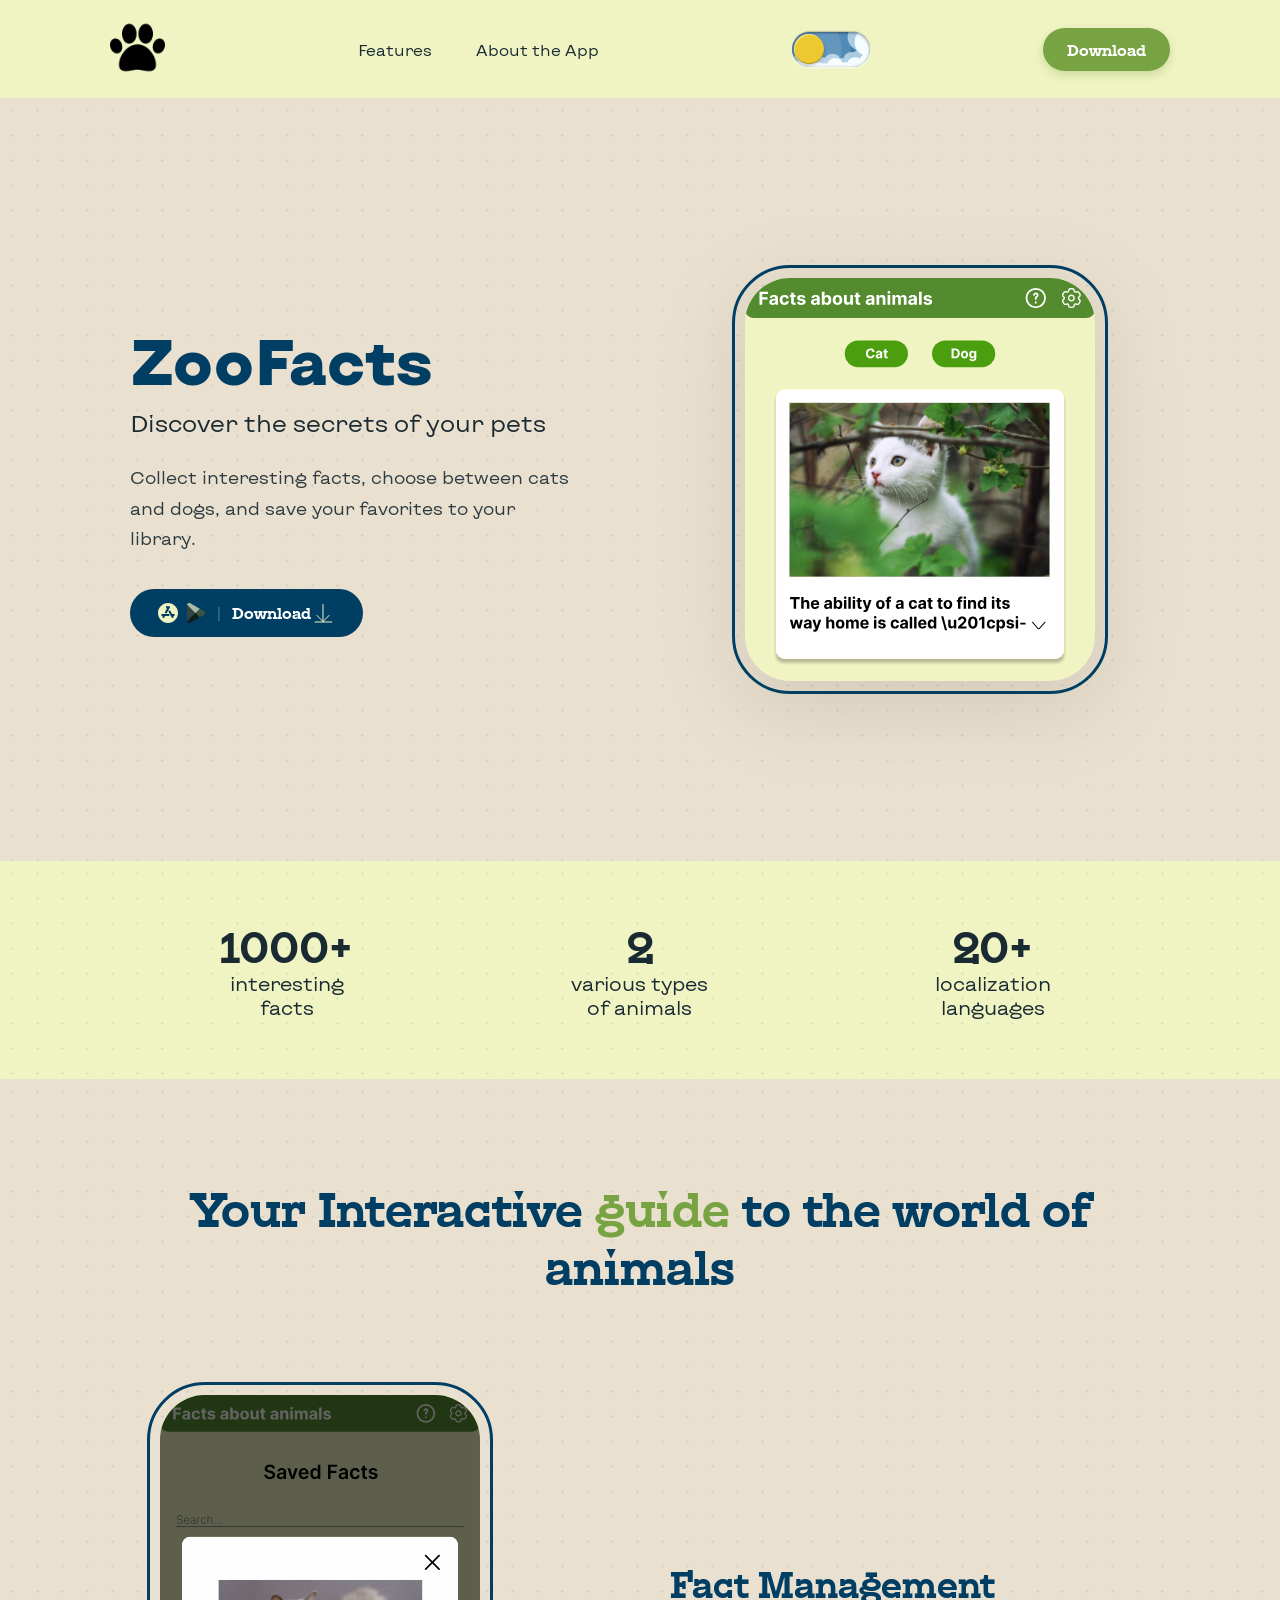
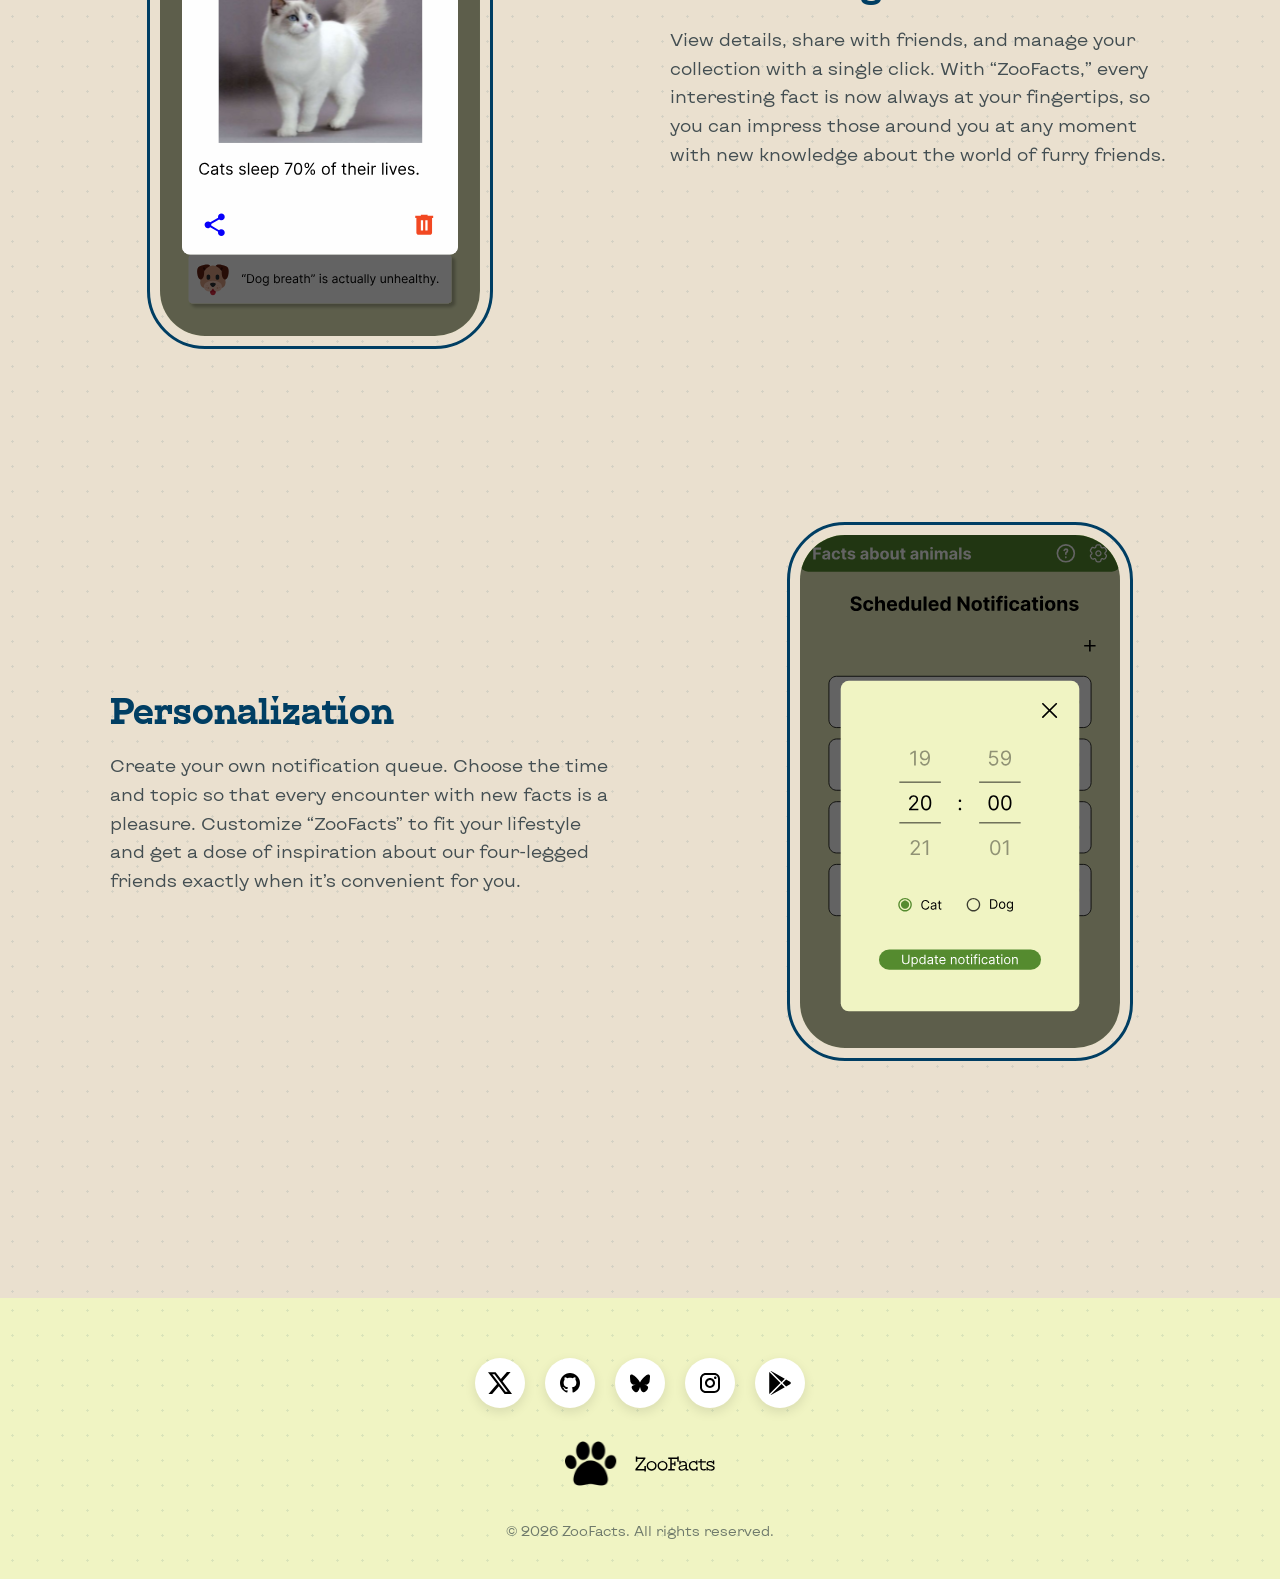
<file: index.html>
<!DOCTYPE html>
<html lang="uk">
<head>
    <meta charset="UTF-8">
    <meta name="viewport" content="width=device-width, initial-scale=1.0">
    <link id="favicon" rel="icon" type="image/svg" href="img/logo_light.svg">
    <title>ZooFacts - Interesting Facts About Animals</title>
    <link rel="stylesheet" href="style.css">
</head>
<body>
    <header class="header">
        <div class="container header-inner">
            <div class="logo">
                <img src="img/logo_light.svg" alt="ZooFacts Logo">
            </div>
            <nav class="nav">
                <a href="#numbers">Features</a>
                <a href="#about">About the App</a>
            </nav>
            <label class="theme-switch">
                <input type="checkbox" class="theme-switch__checkbox" id="theme-checkbox">
                <div class="theme-switch__container">
                    <div class="theme-switch__clouds"></div>
                    <div class="theme-switch__stars-container">
                        <svg xmlns="http://www.w3.org/2000/svg" viewBox="0 0 144 55" fill="'none">
                            <path fill-rule="evenodd" clip-rule="evenodd" d="M135.831 3.00688C135.055 3.85027 134.111 4.29946 133 4.35447C134.111 4.40947 135.055 4.85867 135.831 5.71123C136.607 6.55462 136.996 7.56303 136.996 8.72727C136.996 7.95722 137.172 7.25134 137.525 6.59129C137.886 5.93124 138.372 5.39954 138.98 5.00535C139.598 4.60199 140.268 4.39114 141 4.35447C139.88 4.2903 138.936 3.85027 138.16 3.00688C137.384 2.16348 136.996 1.16425 136.996 0C136.996 1.16425 136.607 2.16348 135.831 3.00688ZM31 23.3545C32.1114 23.2995 33.0551 22.8503 33.8313 22.0069C34.6075 21.1635 34.9956 20.1642 34.9956 19C34.9956 20.1642 35.3837 21.1635 36.1599 22.0069C36.9361 22.8503 37.8798 23.2903 39 23.3545C38.2679 23.3911 37.5976 23.602 36.9802 24.0053C36.3716 24.3995 35.8864 24.9312 35.5248 25.5913C35.172 26.2513 34.9956 26.9572 34.9956 27.7273C34.9956 26.563 34.6075 25.5546 33.8313 24.7112C33.0551 23.8587 32.1114 23.4095 31 23.3545ZM0 36.3545C1.11136 36.2995 2.05513 35.8503 2.83131 35.0069C3.6075 34.1635 3.99559 33.1642 3.99559 32C3.99559 33.1642 4.38368 34.1635 5.15987 35.0069C5.93605 35.8503 6.87982 36.2903 8 36.3545C7.26792 36.3911 6.59757 36.602 5.98015 37.0053C5.37155 37.3995 4.88644 37.9312 4.52481 38.5913C4.172 39.2513 3.99559 39.9572 3.99559 40.7273C3.99559 39.563 3.6075 38.5546 2.83131 37.7112C2.05513 36.8587 1.11136 36.4095 0 36.3545ZM56.8313 24.0069C56.0551 24.8503 55.1114 25.2995 54 25.3545C55.1114 25.4095 56.0551 25.8587 56.8313 26.7112C57.6075 27.5546 57.9956 28.563 57.9956 29.7273C57.9956 28.9572 58.172 28.2513 58.5248 27.5913C58.8864 26.9312 59.3716 26.3995 59.9802 26.0053C60.5976 25.602 61.2679 25.3911 62 25.3545C60.8798 25.2903 59.9361 24.8503 59.1599 24.0069C58.3837 23.1635 57.9956 22.1642 57.9956 21C57.9956 22.1642 57.6075 23.1635 56.8313 24.0069ZM81 25.3545C82.1114 25.2995 83.0551 24.8503 83.8313 24.0069C84.6075 23.1635 84.9956 22.1642 84.9956 21C84.9956 22.1642 85.3837 23.1635 86.1599 24.0069C86.9361 24.8503 87.8798 25.2903 89 25.3545C88.2679 25.3911 87.5976 25.602 86.9802 26.0053C86.3716 26.3995 85.8864 26.9312 85.5248 27.5913C85.172 28.2513 84.9956 28.9572 84.9956 29.7273C84.9956 28.563 84.6075 27.5546 83.8313 26.7112C83.0551 25.8587 82.1114 25.4095 81 25.3545ZM136 36.3545C137.111 36.2995 138.055 35.8503 138.831 35.0069C139.607 34.1635 139.996 33.1642 139.996 32C139.996 33.1642 140.384 34.1635 141.16 35.0069C141.936 35.8503 142.88 36.2903 144 36.3545C143.268 36.3911 142.598 36.602 141.98 37.0053C141.372 37.3995 140.886 37.9312 140.525 38.5913C140.172 39.2513 139.996 39.9572 139.996 40.7273C139.996 39.563 139.607 38.5546 138.831 37.7112C138.055 36.8587 137.111 36.4095 136 36.3545ZM101.831 49.0069C101.055 49.8503 100.111 50.2995 99 50.3545C100.111 50.4095 101.055 50.8587 101.831 51.7112C102.607 52.5546 102.996 53.563 102.996 54.7273C102.996 53.9572 103.172 53.2513 103.525 52.5913C103.886 51.9312 104.372 51.3995 104.98 51.0053C105.598 50.602 106.268 50.3911 107 50.3545C105.88 50.2903 104.936 49.8503 104.16 49.0069C103.384 48.1635 102.996 47.1642 102.996 46C102.996 47.1642 102.607 48.1635 101.831 49.0069Z" fill="currentColor"></path>
                        </svg>
                    </div>
                    <div class="theme-switch__circle-container">
                        <div class="theme-switch__sun-moon-container">
                            <div class="theme-switch__moon">
                                <div class="theme-switch__spot"></div>
                                <div class="theme-switch__spot"></div>
                                <div class="theme-switch__spot"></div>
                            </div>
                        </div>
                    </div>
                </div>
            </label>
            <a href="https://play.google.com/store" class="btn btn-green" target="_blank">Download</a>
        </div>
    </header>

    <main>
        <section class="hero">
            <div class="container hero-inner">
                <div class="hero-container">
                    <h1 class="hero-title">ZooFacts</h1>
                    <p class="hero-subtitle">Discover the secrets of your pets</p>
                    <p class="hero-description">
                        Collect interesting facts, choose between cats and dogs, and save your favorites to your library.
                    </p>
                    <div class="hero-actions">
                        <a href="https://play.google.com/store" class="btn btn-dark" target="_blank">
                            <div class="button-icons">
                                <img src="img/App Store.svg" alt="Apple" class="icon">
                                <img src="img/logos_google-play-icon.svg" alt="Android" class="icon">
                            </div>
                            <span class="divider">|</span>
                            Download
                            <img src="img/arrow-right.svg" alt="Download" class="ico-arrow">
                        </a>
                    </div>
                </div>
                <div class="hero-image">
                    <img src="img/app-mockup_3_light.svg" alt="App Mockup" class="mockup">
                </div>    
            </div>
        </section>

        <section class="numbers" id="numbers">
            <div class="container numbers-inner">
                <div class="number-item">
                    <h3>1000+</h3>
                    <p>interesting facts</p>
                </div>
                <div class="number-item">
                    <h3>2</h3>
                    <p>various types of animals</p>
                </div>
                <div class="number-item">
                    <h3>20+</h3>
                    <p>localization languages</p>
                </div>
            </div>
        </section>

        <section>
            <div class="about" id="about">
                <div class="container">
                    <h2 class="about-main-title">Your Interactive <span>guide</span> to the world of <br> animals</h2>
                    <div class="about-item">
                        <div class="about-image">
                            <img src="img/app-mockup_about_3_light.svg" alt="Saved Facts" class="phone-mockup">
                        </div>
                        <div class="about-text">
                            <h3>Fact Management</h3>
                            <p>View details, share with friends, and manage your collection with a single click. With “ZooFacts,” every interesting fact is now always at your fingertips, so you can impress those around you at any moment with new knowledge about the world of furry friends.</p>
                        </div>
                    </div>
                    <div class="about-item reverse">
                        <div class="about-text">
                            <h3>Personalization</h3>
                            <p>Create your own notification queue. Choose the time and topic so that every encounter with new facts is a pleasure. Customize “ZooFacts” to fit your lifestyle and get a dose of inspiration about our four-legged friends exactly when it’s convenient for you.</p>
                        </div>
                        <div class="about-image">
                            <img src="img/app-mockup_about_time_3_light.svg" alt="Notifications" class="phone-mockup">
                        </div>
                    </div>
                </div>
            </div>
        </section>

        <footer class="footer">
            <div class="container footer-inner">
                <ul class="social-list"> 
                    <li class="icon-content">
                        <a href="https://x.com/ZoofactsApp" target="_blank" aria-label="X" data-social="x">
                            <div class="filled"></div>
                            <img src="img/twitter_light.svg" alt="X">
                        </a>
                        <div class="tooltip">X (Twitter)</div>
                    </li>
                    <li class="icon-content">
                        <a href="https://github.com/zoofacts" target="_blank" aria-label="GitHub" data-social="github">
                            <div class="filled"></div>
                            <img src="img/github_light.svg" alt="GitHub">
                        </a>
                        <div class="tooltip">GitHub</div>
                    </li>
                    <li class="icon-content">
                        <a href="https://bsky.app/profile/zoofactsapp.bsky.social" target="_blank" aria-label="BlueSky" data-social="bluesky">
                            <div class="filled"></div>
                            <img src="img/bluesky_light.svg" alt="BlueSky">
                        </a>
                        <div class="tooltip">BlueSky</div>
                    </li>
                    <li class="icon-content">
                        <a href="https://www.instagram.com/zoofactsapp/" target="_blank" aria-label="Instagram" data-social="instagram">
                            <div class="filled"></div>
                            <img src="img/instagram_light.svg" alt="Instagram">
                        </a>
                        <div class="tooltip">Instagram</div>
                    </li>
                    <li class="icon-content">
                        <a href="https://play.google.com/store" target="_blank" aria-label="Play Store" data-social="googleplay">
                            <div class="filled"></div>
                            <img src="img/googleplay_light.svg" alt="Play Store">
                        </a>
                        <div class="tooltip">Play Store</div>
                    </li>
                </ul>
                <div class="footer-icon">
                    <img src="img/logo_2_light.svg" alt="ZooFacts Logo" class="footer-cat">
                </div>
                <p class="copyright">© 2026 ZooFacts. All rights reserved.</p>
            </div>
        </footer>
    </main>
    <script src="script.js"></script>
</body>
</html>
</file>
<file: style.css>
@font-face {
    font-family: 'KyivType Sans';
    src: url('fonts/KyivTypeSans-Regular.woff2') format('woff2'),
         url('fonts/KyivTypeSans-Regular.ttf') format('truetype');
    font-weight: 400;
    font-style: normal;
}

@font-face {
    font-family: 'KyivType Sans';
    src: url('fonts/KyivTypeSerif-Bold.woff2') format('woff2'),
         url('fonts/KyivTypeSerif-Bold.ttf') format('truetype');
    font-weight: 700;
    font-style: normal;
}

@font-face {
    font-family: 'KyivType Sans';
    src: url('fonts/KyivTypeSans-Heavy.woff2') format('woff2'),
         url('fonts/KyivTypeSerif-Heavy.ttf') format('truetype');
    font-weight: 800;
    font-style: bold;
}

:root {
    --bg-header: #f0f4c3;
    --bg-hero: #eae0cf;
    --text-dark: #1a2a32;
    --green-accent: #78a342;
    --blue-dark: #003e63;
    --font-main: 'KyivType Sans', sans-serif;
    --title-accent: var(--green-accent);
    --pattern-color: rgba(0, 62, 99, 0.09);
    --pattern-size: 25px;
    --pulse-hover-1: rgba(0, 62, 99, 0.7);
    --pulse-hover-2: rgba(0, 62, 99, 0);
}

[data-theme="dark"] {
    --bg-header: #404040;
    --bg-hero: #2f555b;
    --text-dark: #ffffff;
    --blue-dark: #78a342;
    --title-accent: #01153b;
    --pattern-color: rgba(255, 255, 255, 0.05);
    --pulse-hover-1: rgba(120, 163, 66, 0.7);
    --pulse-hover-2: rgba(120, 163, 66, 0);
}

* {
    box-sizing: border-box;
    margin: 0;
    padding: 0;
}

body {
    font-family: var(--font-main);
    background-color: var(--bg-hero);
    color: var(--text-dark);
    -webkit-font-smoothing: antialiased;
    transition: background-color 0.3s ease, color 0.3s ease;
}

.reveal {
    opacity: 0;
    transform: translateY(30px);
    transition: all 0.8s cubic-bezier(0.22, 1, 0.36, 1);
    will-change: transform, opacity;
}

.reveal.active {
    opacity: 1;
    transform: translateY(0);
}

.container {
    max-width: 1100px;
    margin: 0 auto;
    padding: 0 20px;
}

.header {
    background-color: var(--bg-header);
    padding: 20px 0;
}

.header-inner {
    display: flex;
    justify-content: space-between;
    align-items: center;
    width: 100%;
}

.nav a {
    text-decoration: none;
    color: var(--text-dark);
    margin: 0 20px;
    font-weight: 500;
}

.btn {
    padding: 12px 24px;
    border-radius: 25px;
    border: none;
    cursor: pointer;
    font-weight: 600;
    font-size: 16px;
    transition: 0.3s;
    text-decoration: none;
    display: inline-flex;
    align-items: center;
}

.btn-green {
    background-color: var(--green-accent);
    color: white;
    box-shadow: 0 4px 10px rgba(120, 163, 66, 0.3);
}

.theme-switch {
  --toggle-size: 14px;
  --container-width: 5.625em;
  --container-height: 2.5em;
  --container-radius: 6.25em;
  --container-light-bg: #3D7EAE;
  --container-night-bg: #1D1F2C;
  --circle-container-diameter: 3.375em;
  --sun-moon-diameter: 2.125em;
  --sun-bg: #ECCA2F;
  --moon-bg: #C4C9D1;
  --spot-color: #959DB1;
  --circle-container-offset: calc((var(--circle-container-diameter) - var(--container-height)) / 2 * -1);
  --stars-color: #fff;
  --clouds-color: #F3FDFF;
  --back-clouds-color: #AACADF;
  --transition: .5s cubic-bezier(0, -0.02, 0.4, 1.25);
  --circle-transition: .3s cubic-bezier(0, -0.02, 0.35, 1.17);
}

.theme-switch, .theme-switch *, .theme-switch *::before, .theme-switch *::after {
  box-sizing: border-box;
  margin: 0;
  padding: 0;
  font-size: var(--toggle-size);
}

.theme-switch__container {
  width: var(--container-width);
  height: var(--container-height);
  background-color: var(--container-light-bg);
  border-radius: var(--container-radius);
  overflow: hidden;
  cursor: pointer;
  box-shadow: 0em -0.062em 0.062em rgba(0, 0, 0, 0.25), 0em 0.062em 0.125em rgba(255, 255, 255, 0.94);
  transition: var(--transition);
  position: relative;
}

.theme-switch__container::before {
  content: "";
  position: absolute;
  z-index: 1;
  inset: 0;
  box-shadow: 0em 0.05em 0.187em rgba(0, 0, 0, 0.25) inset, 0em 0.05em 0.187em rgba(0, 0, 0, 0.25) inset;
  border-radius: var(--container-radius);
}

.theme-switch__checkbox {
  display: none;
}

.theme-switch__circle-container {
  width: var(--circle-container-diameter);
  height: var(--circle-container-diameter);
  background-color: rgba(255, 255, 255, 0.1);
  position: absolute;
  left: var(--circle-container-offset);
  top: var(--circle-container-offset);
  border-radius: var(--container-radius);
  box-shadow: inset 0 0 0 3.375em rgba(255, 255, 255, 0.1), 0 0 0 0.625em rgba(255, 255, 255, 0.1), 0 0 0 1.25em rgba(255, 255, 255, 0.1);
  display: flex;
  transition: var(--circle-transition);
  pointer-events: none;
}

.theme-switch__sun-moon-container {
  pointer-events: auto;
  position: relative;
  z-index: 2;
  width: var(--sun-moon-diameter);
  height: var(--sun-moon-diameter);
  margin: auto;
  border-radius: var(--container-radius);
  background-color: var(--sun-bg);
  box-shadow: 0.062em 0.062em 0.062em 0em rgba(254, 255, 239, 0.61) inset, 0em -0.062em 0.062em 0em #a1872a inset;
  filter: drop-shadow(0.062em 0.125em 0.125em rgba(0, 0, 0, 0.25));
  overflow: hidden;
  transition: var(--transition);
}

.theme-switch__moon {
  transform: translateX(100%);
  width: 100%;
  height: 100%;
  background-color: var(--moon-bg);
  border-radius: inherit;
  box-shadow: 0.062em 0.062em 0.062em 0em rgba(254, 255, 239, 0.61) inset, 0em -0.062em 0.062em 0em #969696 inset;
  transition: var(--transition);
  position: relative;
}

.theme-switch__spot {
  position: absolute;
  top: 0.75em;
  left: 0.312em;
  width: 0.75em;
  height: 0.75em;
  border-radius: var(--container-radius);
  background-color: var(--spot-color);
  box-shadow: 0em 0.0312em 0.062em rgba(0, 0, 0, 0.25) inset;
}

.theme-switch__spot:nth-of-type(2) { width: 0.375em; height: 0.375em; top: 0.937em; left: 1.375em; }
.theme-switch__spot:nth-last-of-type(3) { width: 0.25em; height: 0.25em; top: 0.312em; left: 0.812em; }

.theme-switch__clouds {
  width: 1.25em;
  height: 1.25em;
  background-color: var(--clouds-color);
  border-radius: var(--container-radius);
  position: absolute;
  bottom: -0.625em;
  left: 0.312em;
  box-shadow: 0.937em 0.312em var(--clouds-color), -0.312em -0.312em var(--back-clouds-color), 1.437em 0.375em var(--clouds-color), 0.5em -0.125em var(--back-clouds-color), 2.187em 0 var(--clouds-color), 1.25em -0.062em var(--back-clouds-color), 2.937em 0.312em var(--clouds-color), 2em -0.312em var(--back-clouds-color), 3.625em -0.062em var(--clouds-color), 2.625em 0em var(--back-clouds-color), 4.5em -0.312em var(--clouds-color), 3.375em -0.437em var(--back-clouds-color), 4.625em -1.75em 0 0.437em var(--clouds-color), 4em -0.625em var(--back-clouds-color), 4.125em -2.125em 0 0.437em var(--back-clouds-color);
  transition: var(--transition);
}

.theme-switch__stars-container {
  position: absolute;
  color: var(--stars-color);
  top: -100%;
  left: 0.312em;
  width: 2.75em;
  height: auto;
  transition: var(--transition);
}

.theme-switch__checkbox:checked + .theme-switch__container {
  background-color: var(--container-night-bg);
}

.theme-switch__checkbox:checked + .theme-switch__container .theme-switch__circle-container {
  left: calc(100% - var(--circle-container-offset) - var(--circle-container-diameter));
}

.theme-switch__checkbox:checked + .theme-switch__container .theme-switch__moon {
  transform: translate(0);
}

.theme-switch__checkbox:checked + .theme-switch__container .theme-switch__clouds {
  bottom: -4.062em;
}

.theme-switch__checkbox:checked + .theme-switch__container .theme-switch__stars-container {
  top: 50%;
  transform: translateY(-50%);
}

.hero {
    background-color: var(--bg-hero);
    padding: 80px 0;
}

.hero-inner {
    display: flex;
    align-items: center;
    gap: 40px;
    justify-content: center;
    padding: 80px 0;
    width: 100%;
}

.hero-content {
    flex: 1;
    max-width: 600px;
}

.hero-container {
    flex: 1;
    max-width: 520px;
    padding-left: 40px;
    text-align: left;
}

.hero-title {
    font-family: var(--font-main);
    font-size: 64px;
    font-weight: 800;
    color: var(--blue-dark);
    margin-bottom: 10px;
}

.hero-subtitle {
    font-size: 24px;
    margin-bottom: 25px;
}

.hero-description {
    font-size: 18px;
    opacity: 0.9;
    line-height: 1.7;
    margin-bottom: 35px;
    max-width: 450px;
}

.hero-container.reveal {
    transition-delay: 0.2s;
}

.hero-image.reveal {
    transition-delay: 0.4s;
}

.hero, .about, .numbers, .footer {
    background-image: radial-gradient(var(--pattern-color) 1.15px, transparent 1px);
    background-size: var(--pattern-size) var(--pattern-size);
}

.button-icons {
    display: flex;
    gap: 8px;
    align-items: center;
}

.icon {
    width: 20px;
    height: 20px;
    object-fit: contain;
}

.divider {
    opacity: 0.3;
    margin: 0 10px;
    font-weight: 300;
}

.icon-arrow {
    width: 16px;
    margin-left: 8px;
}

.btn-dark {
    background-color: var(--blue-dark);
    color: white;
    display: inline-flex;
    align-items: center;
    padding: 12px 28px;
    border-radius: 30px;
    text-decoration: none;
    transition: transform 0.2s ease;
}

.btn-dark:hover {
    transform: translateY(-2px);
    box-shadow: 0 5px 15px rgba(0, 62, 99, 0.3);
}

.hero-image {
    flex: 1;
    display: flex;
    justify-content: center;
    align-items: center;
    padding: 20px;
}

.hero-image img {
    max-width: 70%;
    height: auto;
    filter: drop-shadow(0 20px 40px rgba(0,0,0,0.1));
}

@keyframes contourPulse {
    0% {
        outline: 3px solid var(--blue-dark);
        outline-offset: 10px;
        box-shadow: 0 0 0 0 var(--pulse-hover-1);
    }
    70% {
        outline: 3px solid var(--blue-dark);
        outline-offset: 15px;
        box-shadow: 0 0 0 15px var(--pulse-hover-2);
    }
    100% {
        outline: 3px solid var(--blue-dark);
        outline-offset: 10px;
        box-shadow: 0 0 0 0 var(--pulse-hover-2);
    }
}

.mockup, .phone-mockup {
    max-width: 320px;
    border-radius: 45px;
    transition: all 0.5s cubic-bezier(0.175, 0.885, 0.32, 1.275);
    outline: 3px solid var(--blue-dark);
    outline-offset: 10px;
    animation: contourPulse 2s infinite;
    cursor: pointer;
}

.mockup:hover, .phone-mockup:hover {
    transform: scale(1.1) rotate(-2deg);
    animation: none;
    outline-offset: 20px;
    outline-color: var(--blue-dark);
    box-shadow: 0 20px 40px rgba(0, 0, 0, 0.2);
}

[data-theme="dark"] .mockup:hover,
[data-theme="dark"] .phone-mockup:hover {
    outline-color: #a8cf45;
    box-shadow: 0 0 40px rgba(168, 207, 69, 0.3);
}

.numbers {
    background-color: var(--bg-header);
    padding: 60px 0;
}

.numbers-inner {
    display: flex;
    justify-content: space-around;
    text-align: center;
}

.number-item h3 {
    font-size: 42px;
    font-weight: 700;
}

.number-item p {
    font-size: 20px;
    max-width: 150px;
    margin: 0 auto;
}

.about {
    padding: 100px 0;
    background-color: var(--bg-hero);
}

.about-main-title {
    font-family: var(--font-main);
    text-align: center;
    font-size: 48px;
    font-weight: 700;
    color: var(--blue-dark);
    margin-bottom: 50px;
    width: 100%;
}

.about-main-title span {
    color: var(--title-accent);
}

.about-item {
    display: flex;
    align-items: center;
    justify-content: space-between;
    width: 100%;
    max-width: 1100px;
    margin: 0 auto 100px;
    gap: 80px;
}

.about-item {
    max-width: none;
}

.about-text {
    font-family: var(--font-main);
    flex: 1;
    max-width: 500px;
    padding: 0;
    display: flex;
    flex-direction: column;
    justify-content: center;
    text-align: left;
}

.about-text h3 {
    font-family: var(--font-main);
    font-size: 36px;
    margin-bottom: 20px;
    color: var(--blue-dark);
}

.about-text p {
    font-size: 18px;
    line-height: 1.6;
    opacity: 0.8;
}

.about-image {
    flex: 1;
    display: flex;
    padding: 50px;
    justify-content: center;
    max-width: 420px;
}

.footer {
    padding: 60px 0 40px;
    background-color: var(--bg-header);
    text-align: center;
}

.footer-inner {
    display: flex;
    flex-direction: column;
    align-items: center;
    gap: 30px;
    width: 100%;
}

.social-list {
    display: flex;
    justify-content: center;
    align-items: center;
    list-style: none;
    gap: 20px;
    padding: 0;
}

.icon-content {
    position: relative;
}

.icon-content .tooltip {
    position: absolute;
    top: -45px;
    left: 50%;
    transform: translateX(-50%);
    color: #fff;
    padding: 6px 12px;
    border-radius: 8px;
    opacity: 0;
    visibility: hidden;
    font-size: 14px;
    transition: all 0.3s ease;
    background-color: var(--blue-dark);
    white-space: nowrap;
    z-index: 10;
}

.icon-content:hover .tooltip {
    opacity: 1;
    visibility: visible;
    top: -55px;
}

.icon-content a {
    position: relative;
    overflow: hidden;
    display: flex;
    justify-content: center;
    align-items: center;
    width: 50px;
    height: 50px;
    border-radius: 50%;
    color: #4d4d4d;
    background-color: #fff;
    transition: all 0.3s ease-in-out;
    box-shadow: 0 4px 12px rgba(0, 0, 0, 0.1);
}

[data-theme="dark"] .icon-content a {
    background-color: #333;
}

.icon-content a img {
    width: 24px;
    height: 24px;
    z-index: 1;
    transition: all 0.3s ease-in-out;
}

.icon-content a .filled {
    position: absolute;
    top: auto;
    bottom: 0;
    left: 0;
    width: 100%;
    height: 0;
    background-color: #000;
    transition: all 0.3s ease-in-out;
}

.icon-content a:hover .filled {
    height: 100%;
}

.icon-content a:hover img {
    filter: brightness(0) invert(1);
}

.icon-content a[data-social="x"] .filled {
    background-color: #000000;
}

.icon-content a[data-social="github"] .filled {
    background-color: #24292e;
}

.icon-content a[data-social="bluesky"] .filled {
    background-color: #0085ff;
}

.icon-content a[data-social="instagram"] .filled {
    background-color: #e4405f;
}

.icon-content a[data-social="googleplay"] .filled {
    background-color: #34a853;
}

.icon-content a:active {
    transform: scale(0.9);
}

.footer-logo {
    display: flex;
    align-items: center;
    gap: 10px;
    font-weight: 700;
    font-size: 20px;
}

.footer-cat {
    width: 150px;
}

.copyright {
    font-size: 14px;
    opacity: 0.6;
}

@media (max-width: 768px) {
    .about-item, .about-item.reverse {
        flex-direction: column;
        text-align: center;
        gap: 40px;
    }
    
    .about-main-title {
        font-size: 32px;
    }
}
@media (max-width: 768px) {

    /* === HEADER === */
    .header {
        padding: 14px 0;
        position: sticky;
        top: 0;
        z-index: 100;
        backdrop-filter: blur(10px);
        -webkit-backdrop-filter: blur(10px);
    }

    .header-inner {
        gap: 12px;
    }

    .logo img {
        height: 32px;
        width: auto;
    }

    .nav {
        display: none;
    }

    .btn-green {
        font-size: 13px;
        padding: 9px 16px;
    }

    /* === HERO === */
    .hero {
        padding: 0 0 60px;
    }

    .hero-inner {
        flex-direction: column-reverse;
        padding: 0;
        gap: 0;
        text-align: center;
    }

    /* Full-bleed image banner at top */
    .hero-image {
        width: 100%;
        padding: 40px 20px 30px;
        background: linear-gradient(180deg, var(--bg-header) 0%, var(--bg-hero) 100%);
        border-radius: 0 0 40px 40px;
        margin-bottom: 36px;
        justify-content: center;
    }

    .hero-image img {
        max-width: 55%;
        filter: drop-shadow(0 16px 32px rgba(0,0,0,0.15));
    }

    .hero-container {
        padding: 0 24px;
        max-width: 100%;
        text-align: center;
    }

    .hero-title {
        font-size: 52px;
        line-height: 1.05;
        margin-bottom: 8px;
    }

    .hero-subtitle {
        font-size: 18px;
        margin-bottom: 16px;
    }

    .hero-description {
        font-size: 15px;
        margin-bottom: 28px;
        max-width: 100%;
        opacity: 0.85;
        line-height: 1.65;
    }

    .hero-actions {
        display: flex;
        justify-content: center;
    }

    .btn-dark {
        font-size: 14px;
        padding: 12px 22px;
        border-radius: 30px;
    }

    /* === NUMBERS — horizontal pill scroll === */
    .numbers {
        padding: 0;
        background-color: transparent;
        background-image: none;
    }

    .numbers-inner {
        display: flex;
        flex-direction: row;
        overflow-x: auto;
        gap: 12px;
        padding: 20px 24px;
        scrollbar-width: none;
        -ms-overflow-style: none;
        justify-content: flex-start;
    }

    .numbers-inner::-webkit-scrollbar {
        display: none;
    }

    .number-item {
        flex: 0 0 auto;
        background-color: var(--bg-header);
        border-radius: 20px;
        padding: 18px 24px;
        text-align: center;
        min-width: 130px;
        box-shadow: 0 2px 12px rgba(0,0,0,0.07);
    }

    .number-item h3 {
        font-size: 30px;
        color: var(--green-accent);
        line-height: 1;
        margin-bottom: 6px;
    }

    .number-item p {
        font-size: 13px;
        max-width: 110px;
        opacity: 0.75;
        line-height: 1.3;
    }

    /* === ABOUT === */
    .about {
        padding: 50px 0 60px;
    }

    .about-main-title {
        font-size: 28px;
        margin-bottom: 40px;
        padding: 0 24px;
        line-height: 1.3;
    }

    .about-item,
    .about-item.reverse {
        flex-direction: column;
        gap: 0;
        margin-bottom: 60px;
        text-align: left;
    }

    .about-image {
        width: 100%;
        max-width: 100%;
        padding: 30px 40px 20px;
        justify-content: center;
    }

    .about-image img {
        max-width: 60%;
    }

    .about-text {
        padding: 0 24px;
        max-width: 100%;
    }

    .about-text h3 {
        font-size: 24px;
        margin-bottom: 12px;
    }

    .about-text p {
        font-size: 15px;
        line-height: 1.65;
    }

    /* Green accent bar above each feature text block */
    .about-item .about-text::before {
        content: '';
        display: block;
        width: 40px;
        height: 3px;
        background-color: var(--green-accent);
        border-radius: 2px;
        margin-bottom: 14px;
    }

    /* === FOOTER === */
    .footer {
        padding: 40px 0 30px;
    }

    .footer-inner {
        gap: 24px;
    }

    .social-list {
        gap: 14px;
        flex-wrap: wrap;
        justify-content: center;
    }

    .icon-content a {
        width: 44px;
        height: 44px;
    }

    .footer-cat {
        width: 100px;
    }

    .copyright {
        font-size: 12px;
    }

    /* === ANIMATIONS — lighter on mobile === */
    .reveal {
        transform: translateY(16px);
        transition: all 0.6s cubic-bezier(0.22, 1, 0.36, 1);
    }

    .mockup, .phone-mockup {
        max-width: 240px;
        animation-duration: 3s;
    }

    /* Disable hover scale effects on touch screens */
    @media (hover: none) {
        .mockup:hover, .phone-mockup:hover {
            transform: none;
            animation: contourPulse 3s infinite;
            outline-offset: 10px;
            box-shadow: none;
        }

        .btn-dark:hover {
            transform: none;
            box-shadow: none;
        }
    }
}
</file>
